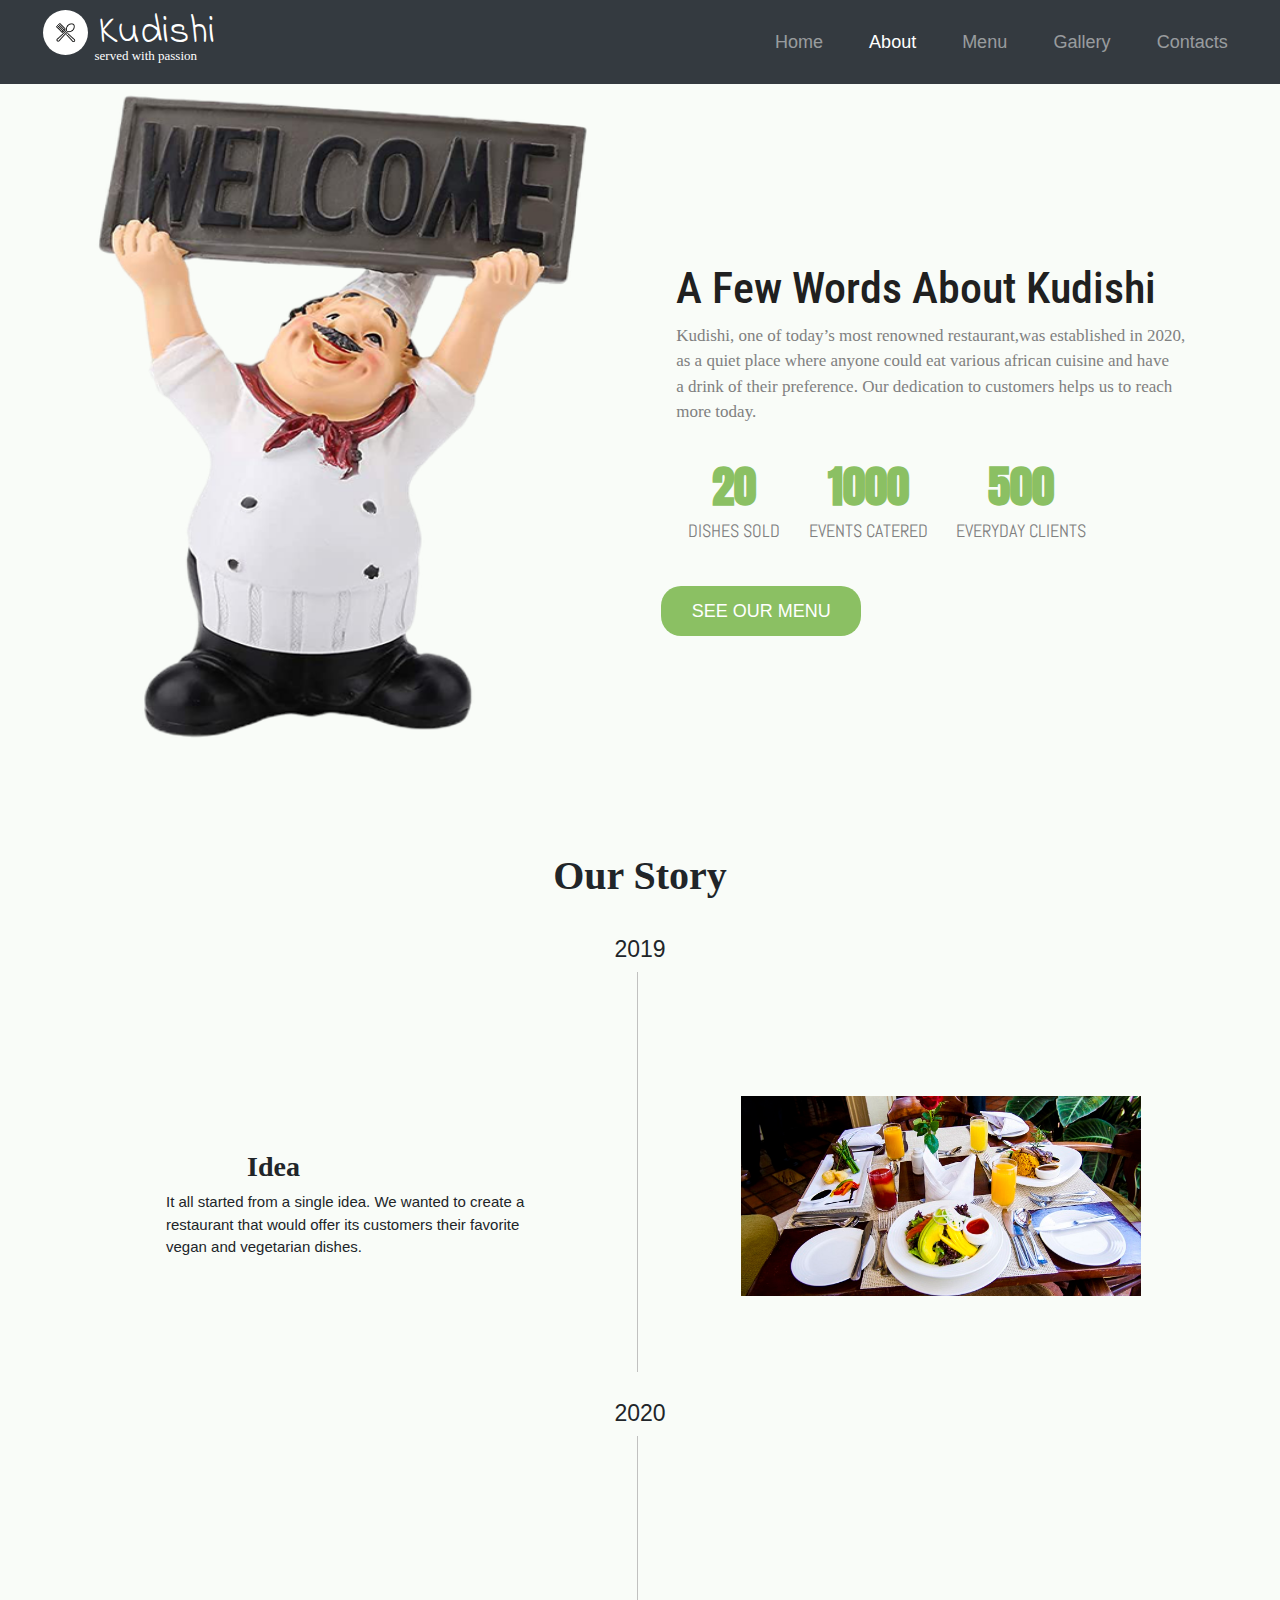
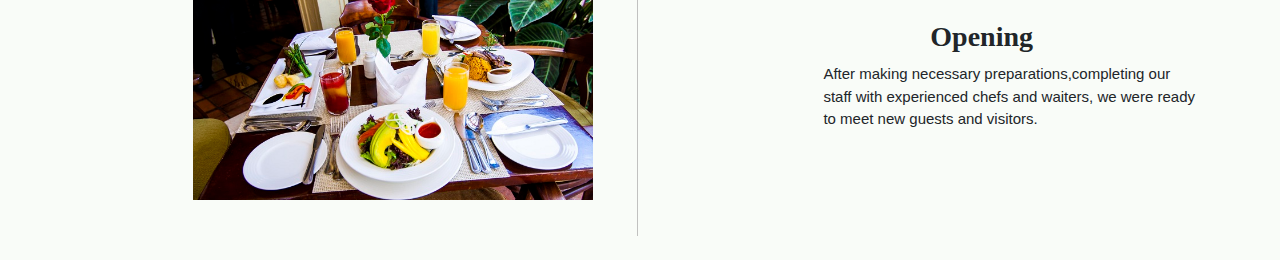
<file: about.html>
<!DOCTYPE html>
<html>

<head>
    <meta name="viewport" content="width=device-width, initial-scale=1">

    <link href="https://fonts.googleapis.com/css2?family=Indie+Flower&display=swap" rel="stylesheet">
    <link rel="stylesheet" href="https://stackpath.bootstrapcdn.com/bootstrap/4.5.2/css/bootstrap.min.css"
        integrity="sha384-JcKb8q3iqJ61gNV9KGb8thSsNjpSL0n8PARn9HuZOnIxN0hoP+VmmDGMN5t9UJ0Z" crossorigin="anonymous">
    <link href="css/about.css" rel="stylesheet" type="text/css" media="all">
    <title></title>
</head>

<body class="container-fluid" style="padding: 0; margin: 0;">

    <nav class="navbar  navbar-dark navbar-expand-md navbar fixed-top  bg-dark">
        <div class="container-fluid">
            <a class="navbar-brand" href="index.html">
                <img src="images/logo.jpg" alt="logo">
                Kudishi
                <p>served with passion</p>
            </a>
        </div>
        <div class="container-fluid">
            <button class="navbar-toggler" type="button" data-toggle="collapse" data-target="#navbar-list"
                aria-controls="navbarNav" aria-expanded="false" aria-label="Toggle navigation">
                <span class="navbar-toggler-icon"></span>
            </button>
            <div class="collapse navbar-collapse" id="navbar-list">
                <ul class="navbar-nav ml-auto">
                    <li class="nav-items">
                        <a class="nav-link" href="index.html">Home</a>
                    </li>
                    <li class="nav-items">
                        <a class="nav-link active" href="about.html">About</a>
                    </li>
                    <li class="nav-items">
                        <a class="nav-link" href="#">Menu</a>
                    </li>
                    <li class="nav-items">
                        <a class="nav-link" href="#">Gallery</a>
                    </li>
                    <li class="nav-items">
                        <a class="nav-link" href="#">Contacts</a>
                    </li>
                </ul>

            </div>
        </div>
    </nav>

    <div class="container">
        <div class="row">
            <div class="welcome">
                <div class="d-none d-md-block">
                    <img src="images/about.png" alt="about">
                </div>
            </div>


            <div class="aboutmessage">
                <div class="col-md-12 col-sm-12 col-xs-6">
                    <h3 class="title">A Few Words About Kudishi</h3>
                    <p>Kudishi, one of today’s most renowned restaurant,was established in 2020,<br>
                        as a quiet place where anyone could eat various african cuisine and have <br>
                        a drink of their preference. Our dedication to customers helps us to reach <br>
                        more today.</p>

                    <div class="counters">
                        <div class="counter" data-target="20">0</div>
                        <h3>DISHES SOLD</h3>
                    </div>
                    <div class="counters">
                        <div class="counter" data-target="1000">0</div>
                        <h3>EVENTS CATERED</h3>
                    </div>
                    <div class="counters">
                        <div class="counter" data-target="500">0</div>
                        <h3>EVERYDAY CLIENTS</h3>
                    </div>
                </div><br>
                <button type="submit">SEE OUR MENU</button>
            </div>
        </div>
    </div>

    <div class="container">
        <div class="ourstory">
            <h1 class="title">Our Story</h1>
            <h2>2019</h2>
            <div class="vl d-none d-md-block"></div>
            <div class="story1">
                <div class="row">
                    <div class="col-md-6">
                        <h3>Idea</h3>
                        <p>
                            It all started from a single idea. We wanted to create a <br>
                            restaurant that would offer its customers their favorite <br>
                            vegan and vegetarian dishes.
                        </p>
                    </div>
                    <div class="col-md-6">
                        <img src="images/story1.jpg" alt="story">
                    </div>
                </div>
            </div>
        </div>
    </div>

    <div class="container vertical">
        <div class="story2">
            <h4>2020</h4>
            <div class="vl d-none d-md-block"></div>
            <div class="row">
                <div class="col-md-6">
                    <img src="images/story1.jpg" alt="story">
                </div>
                
                <div class="col-md-6">
                    <h3>Opening</h3>
                    <p>
                        After making necessary preparations,completing our <br>
                        staff with experienced chefs and waiters, we were ready <br>
                        to meet new guests and visitors.
                    </p>
                </div>
            </div>
        </div>
    </div>
















    <script src="https://code.jquery.com/jquery-3.5.1.slim.min.js"
        integrity="sha384-DfXdz2htPH0lsSSs5nCTpuj/zy4C+OGpamoFVy38MVBnE+IbbVYUew+OrCXaRkfj"
        crossorigin="anonymous"></script>
    <script src="https://cdn.jsdelivr.net/npm/popper.js@1.16.1/dist/umd/popper.min.js"
        integrity="sha384-9/reFTGAW83EW2RDu2S0VKaIzap3H66lZH81PoYlFhbGU+6BZp6G7niu735Sk7lN"
        crossorigin="anonymous"></script>
    <script src="https://stackpath.bootstrapcdn.com/bootstrap/4.5.2/js/bootstrap.min.js"
        integrity="sha384-B4gt1jrGC7Jh4AgTPSdUtOBvfO8shuf57BaghqFfPlYxofvL8/KUEfYiJOMMV+rV"
        crossorigin="anonymous"></script>
    <script src="js/script.js"></script>

</body>

</html>
</file>
<file: css/about.css>
@import url('https://fonts.googleapis.com/css2?family=Abel&display=swap');
@import url('https://fonts.googleapis.com/css2?family=Abel&family=Roboto+Condensed&display=swap');
@import url('https://fonts.googleapis.com/css2?family=Anton&display=swap');

*{
    top: 0px;
    margin: 0px;
    padding: 0px;
    box-sizing: border-box;
}
html{
    scroll-behavior: smooth;
}
body{
    background-color: #F9FCF8;
    overflow-x: hidden;
}
.nav-items{
    padding: 0px 15px;
    font-size: 18px;
}
.navbar a{
    margin-left: 2%;
}
.navbar-brand p{
    font-family: cursive;
    font-size: 13px;
    color: white;
    margin-top: -10%;
    margin-left: 30%;
}
.navbar-brand img{
    border-radius: 50%;
    width: 45px;
    height: 45px;
    object-fit: cover;
}
.navbar-brand{
    margin: -10px;
    font-family: 'Indie Flower', cursive;
    font-size: 40px;
    color: white;
}
.navbar-brand:hover{
    color: white;
}
.welcome{
    margin-top: 8%;
    margin-left: 2%;
    float: right!important;
}
.welcome img{
    width: 500px;
    height: 650px;
}
.aboutmessage{
    margin-top: 23%;
    margin-left: 6%;
    float: right;
}
.aboutmessage .title{
    font-size: 44px;
    color: #202020;
    font-family: 'Roboto Condensed', sans-serif;
}
.aboutmessage h3{
    font-size: 18px;
    font-family: 'Abel', sans-serif;
    color: #808080;
}
.aboutmessage .counters{
    display: inline-block;
    margin: 12px;
    text-align: center;
}
.aboutmessage p{
    font-size: 17px;
    color: grey;
    font-family: Georgia, 'Times New Roman', Times, serif;
}
.counter{
    font-size: 45px;
    font-family: 'Anton', sans-serif;
    font-weight: bold;
    color: #8BC063;
}
.aboutmessage button{
    width: 200px;
    height: 50px;
    border-radius: 20px;
    font-size: 18px;
    color: white;
    background-color: #8BC063;
    outline: none;
    border: none;
}
.ourstory{
    margin-top: 10%;
}
.ourstory .title{
    text-align: center;
    font-size: 40px;
    font-family: cursive;
    font-weight: bold;
}
.ourstory h2{
    text-align: center;
    font-size: 23px;
    padding-top: 28px;
}
.vl{
  border-left: 1px solid #C1C1C0;
  height: 400px;
  position: relative;
  left: 50%;
  margin-left: -3px;
  top: 150%;
}
.story1{
    margin-top: -20%;
}
.story1 h2{
    font-size: 25px;
    font-family: cursive;
    color:#C1C1C0;
    font-weight: bold;
}
.story1 h3{
    font-size: 28px;
    margin-left: 30%;
    font-family: 'Times New Roman', Times, serif;
    font-weight: bold;
}
.story1 p{
    font-size: 15px;
    margin-left: 15%;
}
.story1 img{
    float: right;
    width: 400px;
    height: 200px;
    object-fit: cover;
    margin-top: -10%;
    margin-right: 10%;
}
.vertical{
    margin-top: 32%;
}
.vertical.vl{
    border-left: 1px solid #C1C1C0;
    height: 800px;
    position: relative;
    left: 50%;
    margin-left: -3px;
    top: 150%;
}
.story2 h4{
    text-align: center;
    font-size: 23px;
    padding-top: 28px;
}
.story2{
    margin-top: -30%;
}
.story2 img{
    width: 400px;
    height: 200px;
    object-fit: cover;
    margin-top: -55%;
    margin-left: 20%;
}
.story2 h3{
    float: right;
    font-size: 28px;
    margin-top: -40%;
    margin-right: 30%;
    font-family: 'Times New Roman', Times, serif;
    font-weight: bold;
}
.story2 p{
    float: right;
    margin-top: -32%;
    font-size: 15px;
    margin-left: 15%;
}
</file>
